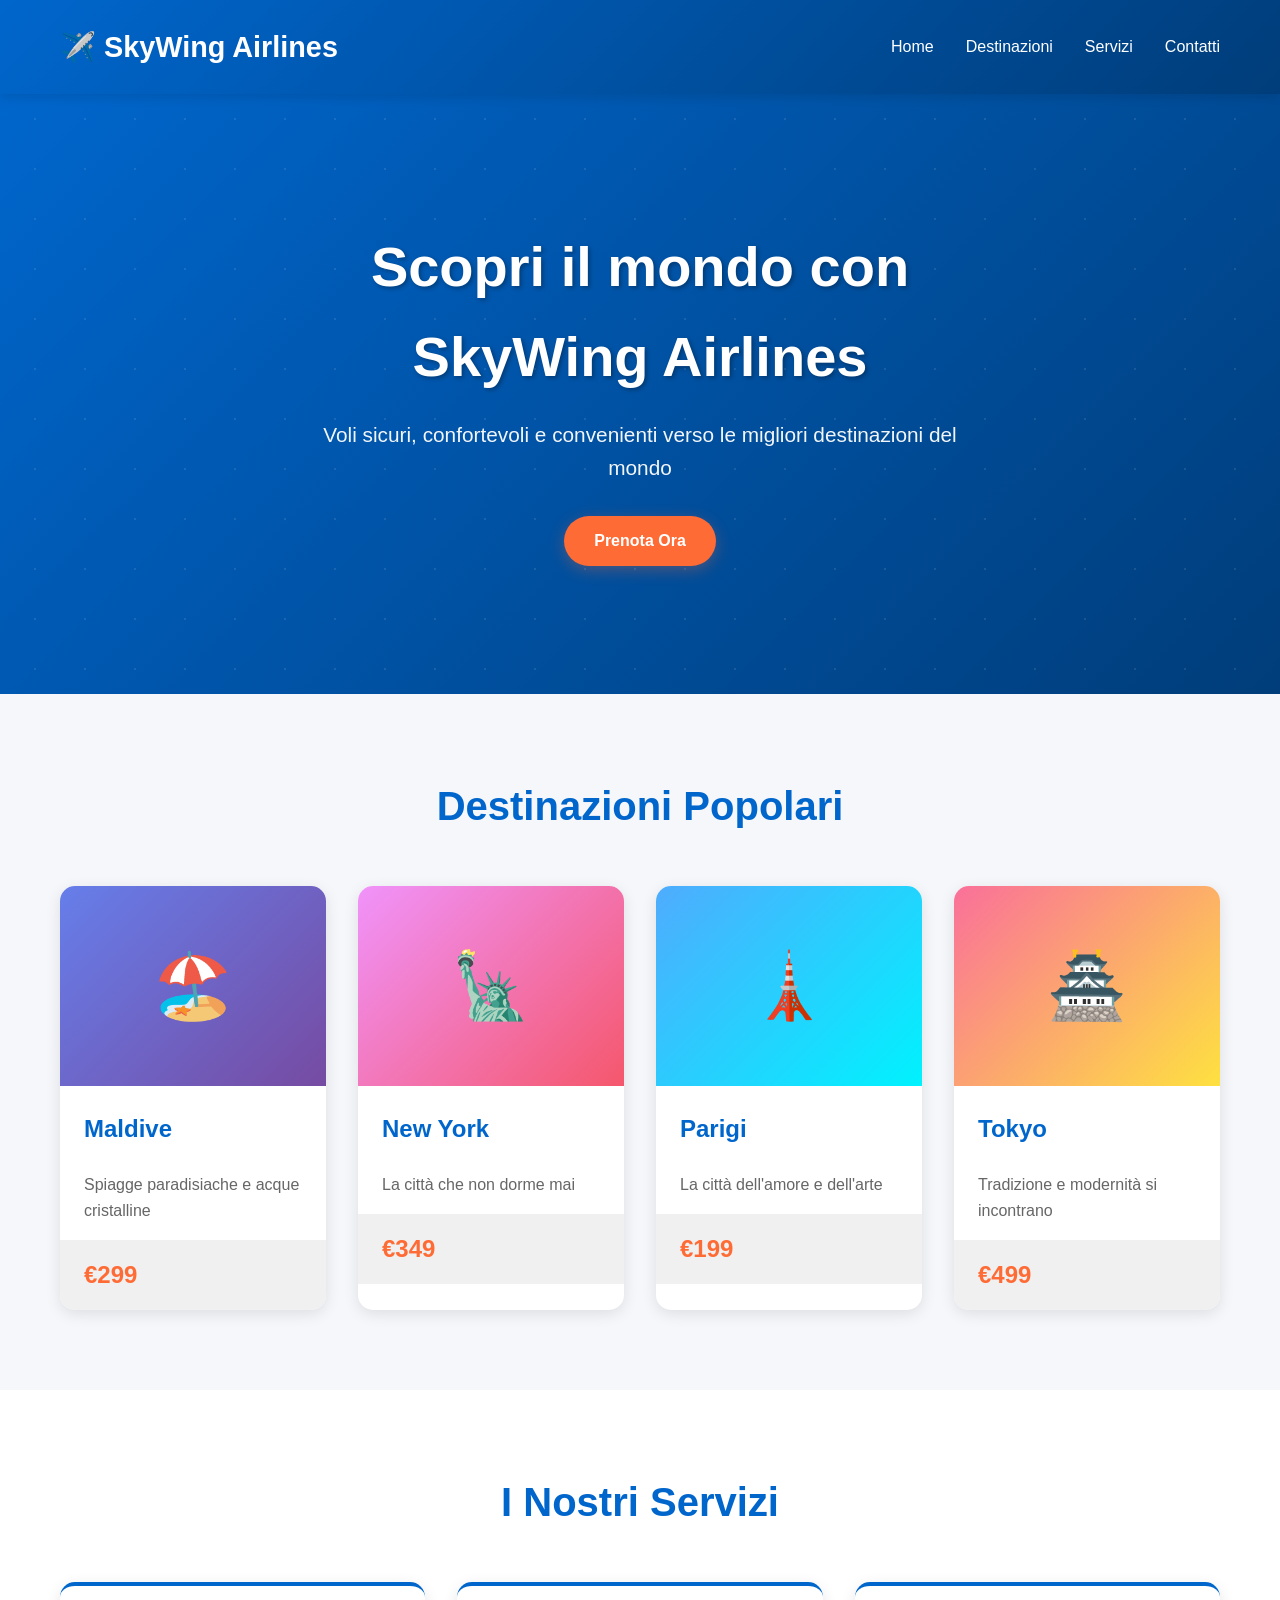
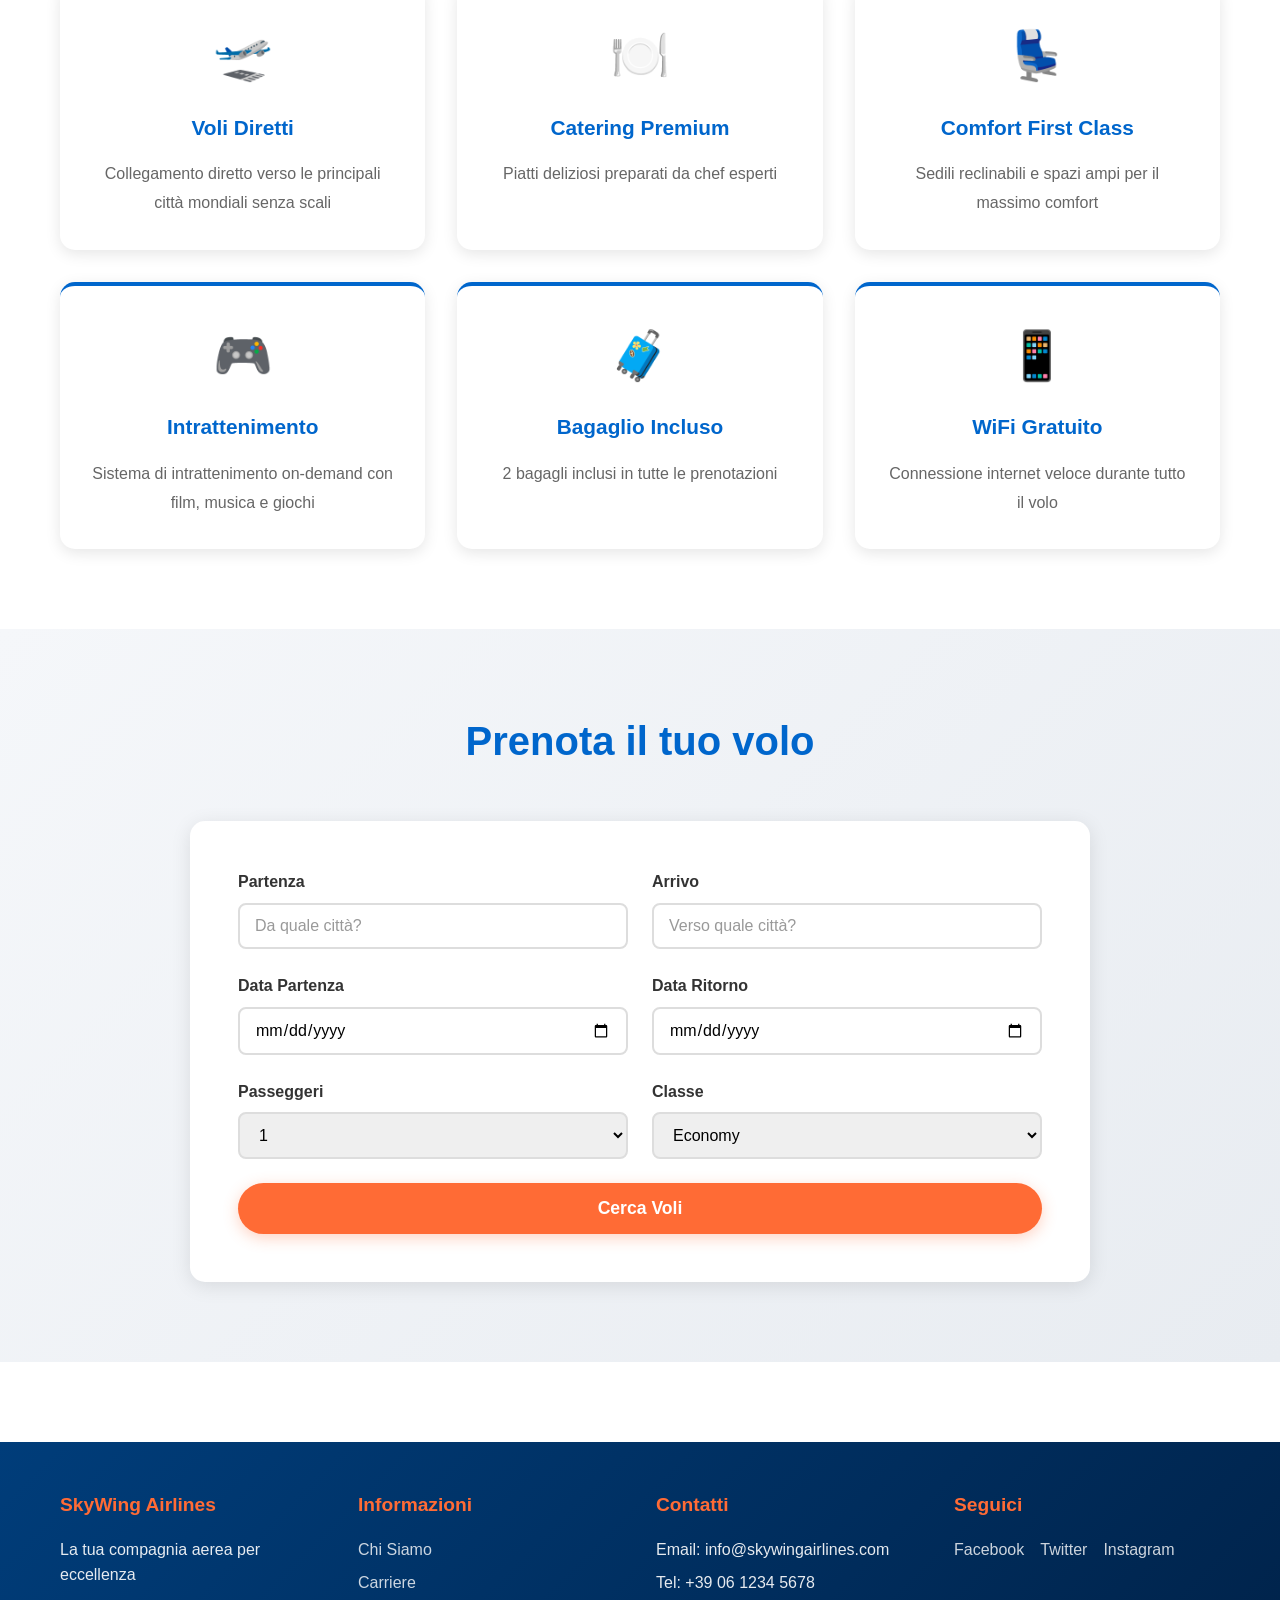
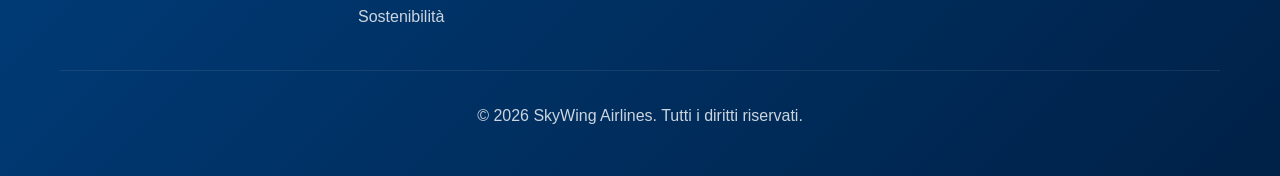
<file: index.html>
<!DOCTYPE html>
<html lang="it">
<head>
    <meta charset="UTF-8">
    <meta name="viewport" content="width=device-width, initial-scale=1.0">
    <title>SkyWing Airlines - Vola con noi nel mondo</title>
    <link rel="stylesheet" href="index.css">
</head>
<body>
    <!-- Header e Navigazione -->
    <header>
        <nav class="navbar">
            <div class="container">
                <div class="logo">
                    ✈️ SkyWing Airlines
                </div>
                <ul class="nav-links">
                    <li><a href="#home">Home</a></li>
                    <li><a href="#destinations">Destinazioni</a></li>
                    <li><a href="#services">Servizi</a></li>
                    <li><a href="#contact">Contatti</a></li>
                </ul>
            </div>
        </nav>
    </header>

    <!-- Hero Section -->
    <section id="home" class="hero">
        <div class="hero-content">
            <h1>Scopri il mondo con SkyWing Airlines</h1>
            <p>Voli sicuri, confortevoli e convenienti verso le migliori destinazioni del mondo</p>
            <a href="#booking" class="btn btn-primary">Prenota Ora</a>
        </div>
    </section>

    <!-- Sezione Destinazioni Popolari -->
    <section id="destinations" class="destinations">
        <div class="container">
            <h2>Destinazioni Popolari</h2>
            <div class="destination-grid">
                <div class="destination-card">
                    <div class="destination-image" style="background: linear-gradient(135deg, #667eea 0%, #764ba2 100%);">
                        🏖️
                    </div>
                    <h3>Maldive</h3>
                    <p>Spiagge paradisiache e acque cristalline</p>
                    <span class="price">€299</span>
                </div>
                <div class="destination-card">
                    <div class="destination-image" style="background: linear-gradient(135deg, #f093fb 0%, #f5576c 100%);">
                        🗽
                    </div>
                    <h3>New York</h3>
                    <p>La città che non dorme mai</p>
                    <span class="price">€349</span>
                </div>
                <div class="destination-card">
                    <div class="destination-image" style="background: linear-gradient(135deg, #4facfe 0%, #00f2fe 100%);">
                        🗼
                    </div>
                    <h3>Parigi</h3>
                    <p>La città dell'amore e dell'arte</p>
                    <span class="price">€199</span>
                </div>
                <div class="destination-card">
                    <div class="destination-image" style="background: linear-gradient(135deg, #fa709a 0%, #fee140 100%);">
                        🏯
                    </div>
                    <h3>Tokyo</h3>
                    <p>Tradizione e modernità si incontrano</p>
                    <span class="price">€499</span>
                </div>
            </div>
        </div>
    </section>

    <!-- Sezione Servizi -->
    <section id="services" class="services">
        <div class="container">
            <h2>I Nostri Servizi</h2>
            <div class="services-grid">
                <div class="service-card">
                    <div class="service-icon">🛫</div>
                    <h3>Voli Diretti</h3>
                    <p>Collegamento diretto verso le principali città mondiali senza scali</p>
                </div>
                <div class="service-card">
                    <div class="service-icon">🍽️</div>
                    <h3>Catering Premium</h3>
                    <p>Piatti deliziosi preparati da chef esperti</p>
                </div>
                <div class="service-card">
                    <div class="service-icon">💺</div>
                    <h3>Comfort First Class</h3>
                    <p>Sedili reclinabili e spazi ampi per il massimo comfort</p>
                </div>
                <div class="service-card">
                    <div class="service-icon">🎮</div>
                    <h3>Intrattenimento</h3>
                    <p>Sistema di intrattenimento on-demand con film, musica e giochi</p>
                </div>
                <div class="service-card">
                    <div class="service-icon">🧳</div>
                    <h3>Bagaglio Incluso</h3>
                    <p>2 bagagli inclusi in tutte le prenotazioni</p>
                </div>
                <div class="service-card">
                    <div class="service-icon">📱</div>
                    <h3>WiFi Gratuito</h3>
                    <p>Connessione internet veloce durante tutto il volo</p>
                </div>
            </div>
        </div>
    </section>

    <!-- Sezione Booking -->
    <section id="booking" class="booking">
        <div class="container">
            <h2>Prenota il tuo volo</h2>
            <form class="booking-form">
                <div class="form-row">
                    <div class="form-group">
                        <label for="departure">Partenza</label>
                        <input type="text" id="departure" placeholder="Da quale città?" required>
                    </div>
                    <div class="form-group">
                        <label for="arrival">Arrivo</label>
                        <input type="text" id="arrival" placeholder="Verso quale città?" required>
                    </div>
                </div>
                <div class="form-row">
                    <div class="form-group">
                        <label for="departure-date">Data Partenza</label>
                        <input type="date" id="departure-date" required>
                    </div>
                    <div class="form-group">
                        <label for="return-date">Data Ritorno</label>
                        <input type="date" id="return-date">
                    </div>
                </div>
                <div class="form-row">
                    <div class="form-group">
                        <label for="passengers">Passeggeri</label>
                        <select id="passengers" required>
                            <option>1</option>
                            <option>2</option>
                            <option>3</option>
                            <option>4</option>
                            <option>5+</option>
                        </select>
                    </div>
                    <div class="form-group">
                        <label for="class">Classe</label>
                        <select id="class" required>
                            <option>Economy</option>
                            <option>Business</option>
                            <option>First Class</option>
                        </select>
                    </div>
                </div>
                <button type="submit" class="btn btn-primary btn-large">Cerca Voli</button>
            </form>
        </div>
    </section>

    <!-- Footer -->
    <footer id="contact">
        <div class="container">
            <div class="footer-content">
                <div class="footer-section">
                    <h4>SkyWing Airlines</h4>
                    <p>La tua compagnia aerea per eccellenza</p>
                </div>
                <div class="footer-section">
                    <h4>Informazioni</h4>
                    <ul>
                        <li><a href="#">Chi Siamo</a></li>
                        <li><a href="#">Carriere</a></li>
                        <li><a href="#">Sostenibilità</a></li>
                    </ul>
                </div>
                <div class="footer-section">
                    <h4>Contatti</h4>
                    <p>Email: info@skywingairlines.com</p>
                    <p>Tel: +39 06 1234 5678</p>
                </div>
                <div class="footer-section">
                    <h4>Seguici</h4>
                    <div class="social-links">
                        <a href="#">Facebook</a>
                        <a href="#">Twitter</a>
                        <a href="#">Instagram</a>
                    </div>
                </div>
            </div>
            <div class="footer-bottom">
                <p>&copy; 2026 SkyWing Airlines. Tutti i diritti riservati.</p>
            </div>
        </div>
    </footer>
</body>
</html>
</file>
<file: index.css>
/* ==================== RESET E BASE ==================== */
* {
    margin: 0;
    padding: 0;
    box-sizing: border-box;
}

:root {
    --primary-color: #0066cc;
    --secondary-color: #003d7a;
    --accent-color: #ff6b35;
    --light-bg: #f5f7fa;
    --text-color: #333;
    --text-light: #666;
    --border-color: #ddd;
    --transition: all 0.3s ease;
}

html {
    scroll-behavior: smooth;
}

body {
    font-family: 'Segoe UI', Tahoma, Geneva, Verdana, sans-serif;
    line-height: 1.6;
    color: var(--text-color);
    background-color: #fff;
}

/* ==================== CONTAINER ==================== */
.container {
    max-width: 1200px;
    margin: 0 auto;
    padding: 0 20px;
}

/* ==================== HEADER E NAVBAR ==================== */
header {
    background: linear-gradient(135deg, var(--primary-color) 0%, var(--secondary-color) 100%);
    box-shadow: 0 4px 10px rgba(0, 0, 0, 0.1);
    position: sticky;
    top: 0;
    z-index: 100;
}

.navbar {
    padding: 1.5rem 0;
}

.navbar .container {
    display: flex;
    justify-content: space-between;
    align-items: center;
}

.logo {
    font-size: 1.8rem;
    font-weight: bold;
    color: white;
}

.nav-links {
    display: flex;
    list-style: none;
    gap: 2rem;
}

.nav-links a {
    color: white;
    text-decoration: none;
    font-weight: 500;
    transition: var(--transition);
    position: relative;
}

.nav-links a:hover {
    opacity: 0.8;
}

.nav-links a::after {
    content: '';
    position: absolute;
    bottom: -5px;
    left: 0;
    width: 0;
    height: 2px;
    background: var(--accent-color);
    transition: var(--transition);
}

.nav-links a:hover::after {
    width: 100%;
}

/* ==================== HERO SECTION ==================== */
.hero {
    background: linear-gradient(135deg, var(--primary-color) 0%, var(--secondary-color) 100%);
    color: white;
    padding: 120px 20px;
    text-align: center;
    min-height: 600px;
    display: flex;
    align-items: center;
    justify-content: center;
    position: relative;
    overflow: hidden;
}

.hero::before {
    content: '';
    position: absolute;
    width: 200%;
    height: 200%;
    background: radial-gradient(circle, rgba(255,255,255,0.1) 1px, transparent 1px);
    background-size: 50px 50px;
    animation: float 20s linear infinite;
}

@keyframes float {
    0% { transform: translate(0, 0); }
    100% { transform: translate(50px, 50px); }
}

.hero-content {
    position: relative;
    z-index: 1;
    max-width: 700px;
}

.hero h1 {
    font-size: 3.5rem;
    margin-bottom: 1rem;
    font-weight: 700;
    text-shadow: 2px 2px 4px rgba(0, 0, 0, 0.3);
}

.hero p {
    font-size: 1.3rem;
    margin-bottom: 2rem;
    opacity: 0.95;
}

/* ==================== BUTTONS ==================== */
.btn {
    display: inline-block;
    padding: 12px 30px;
    border-radius: 50px;
    text-decoration: none;
    font-weight: 600;
    transition: var(--transition);
    cursor: pointer;
    border: none;
    font-size: 1rem;
}

.btn-primary {
    background-color: var(--accent-color);
    color: white;
    box-shadow: 0 4px 15px rgba(255, 107, 53, 0.3);
}

.btn-primary:hover {
    background-color: #ff5722;
    transform: translateY(-3px);
    box-shadow: 0 6px 20px rgba(255, 107, 53, 0.4);
}

.btn-large {
    padding: 15px 50px;
    font-size: 1.1rem;
    width: 100%;
}

/* ==================== DESTINAZIONI ==================== */
.destinations {
    padding: 80px 20px;
    background-color: var(--light-bg);
}

.destinations h2,
.services h2,
.booking h2 {
    text-align: center;
    font-size: 2.5rem;
    margin-bottom: 3rem;
    color: var(--primary-color);
}

.destination-grid {
    display: grid;
    grid-template-columns: repeat(auto-fit, minmax(250px, 1fr));
    gap: 2rem;
}

.destination-card {
    background: white;
    border-radius: 15px;
    overflow: hidden;
    box-shadow: 0 4px 15px rgba(0, 0, 0, 0.1);
    transition: var(--transition);
}

.destination-card:hover {
    transform: translateY(-10px);
    box-shadow: 0 10px 30px rgba(0, 0, 0, 0.15);
}

.destination-image {
    width: 100%;
    height: 200px;
    display: flex;
    align-items: center;
    justify-content: center;
    font-size: 4rem;
}

.destination-card h3 {
    padding: 1.5rem;
    font-size: 1.5rem;
    color: var(--primary-color);
}

.destination-card p {
    padding: 0 1.5rem 1rem;
    color: var(--text-light);
}

.price {
    display: block;
    padding: 1rem 1.5rem;
    font-size: 1.5rem;
    font-weight: bold;
    color: var(--accent-color);
    background-color: #f0f0f0;
}

/* ==================== SERVIZI ==================== */
.services {
    padding: 80px 20px;
}

.services-grid {
    display: grid;
    grid-template-columns: repeat(auto-fit, minmax(300px, 1fr));
    gap: 2rem;
}

.service-card {
    background: white;
    padding: 2rem;
    border-radius: 15px;
    text-align: center;
    box-shadow: 0 4px 15px rgba(0, 0, 0, 0.1);
    transition: var(--transition);
    border-top: 4px solid var(--primary-color);
}

.service-card:hover {
    transform: translateY(-10px);
    box-shadow: 0 10px 30px rgba(0, 0, 0, 0.15);
    border-top-color: var(--accent-color);
}

.service-icon {
    font-size: 3rem;
    margin-bottom: 1rem;
}

.service-card h3 {
    font-size: 1.3rem;
    margin-bottom: 1rem;
    color: var(--primary-color);
}

.service-card p {
    color: var(--text-light);
    line-height: 1.8;
}

/* ==================== BOOKING ==================== */
.booking {
    background: linear-gradient(135deg, var(--light-bg) 0%, #e8ecf1 100%);
    padding: 80px 20px;
}

.booking-form {
    background: white;
    padding: 3rem;
    border-radius: 15px;
    box-shadow: 0 4px 20px rgba(0, 0, 0, 0.1);
    max-width: 900px;
    margin: 0 auto;
}

.form-row {
    display: grid;
    grid-template-columns: repeat(auto-fit, minmax(200px, 1fr));
    gap: 1.5rem;
    margin-bottom: 1.5rem;
}

.form-group {
    display: flex;
    flex-direction: column;
}

.form-group label {
    font-weight: 600;
    margin-bottom: 0.5rem;
    color: var(--text-color);
}

.form-group input,
.form-group select {
    padding: 12px 15px;
    border: 2px solid var(--border-color);
    border-radius: 8px;
    font-size: 1rem;
    transition: var(--transition);
    font-family: inherit;
}

.form-group input:focus,
.form-group select:focus {
    outline: none;
    border-color: var(--primary-color);
    box-shadow: 0 0 0 3px rgba(0, 102, 204, 0.1);
}

.form-group input::placeholder {
    color: #999;
}

/* ==================== FOOTER ==================== */
footer {
    background: linear-gradient(135deg, var(--secondary-color) 0%, #002147 100%);
    color: white;
    padding: 3rem 20px;
    margin-top: 5rem;
}

.footer-content {
    display: grid;
    grid-template-columns: repeat(auto-fit, minmax(250px, 1fr));
    gap: 2rem;
    margin-bottom: 2rem;
}

.footer-section h4 {
    font-size: 1.2rem;
    margin-bottom: 1rem;
    color: var(--accent-color);
}

.footer-section p {
    margin-bottom: 0.5rem;
    opacity: 0.9;
}

.footer-section ul {
    list-style: none;
}

.footer-section ul li {
    margin-bottom: 0.5rem;
}

.footer-section a {
    color: white;
    text-decoration: none;
    opacity: 0.8;
    transition: var(--transition);
}

.footer-section a:hover {
    opacity: 1;
    color: var(--accent-color);
}

.social-links {
    display: flex;
    gap: 1rem;
    flex-wrap: wrap;
}

.footer-bottom {
    text-align: center;
    padding-top: 2rem;
    border-top: 1px solid rgba(255, 255, 255, 0.1);
    opacity: 0.8;
}

/* ==================== RESPONSIVE ==================== */
@media (max-width: 768px) {
    .hero h1 {
        font-size: 2rem;
    }

    .hero p {
        font-size: 1rem;
    }

    .nav-links {
        gap: 1rem;
        font-size: 0.9rem;
    }

    .destinations h2,
    .services h2,
    .booking h2 {
        font-size: 2rem;
    }

    .booking-form {
        padding: 2rem;
    }

    .form-row {
        grid-template-columns: 1fr;
    }

    .destination-grid,
    .services-grid {
        grid-template-columns: 1fr;
    }
}

@media (max-width: 480px) {
    .logo {
        font-size: 1.3rem;
    }

    .nav-links {
        gap: 0.8rem;
        font-size: 0.8rem;
    }

    .hero {
        padding: 60px 20px;
        min-height: 400px;
    }

    .hero h1 {
        font-size: 1.5rem;
    }

    .btn {
        padding: 10px 20px;
        font-size: 0.9rem;
    }
}
</file>
